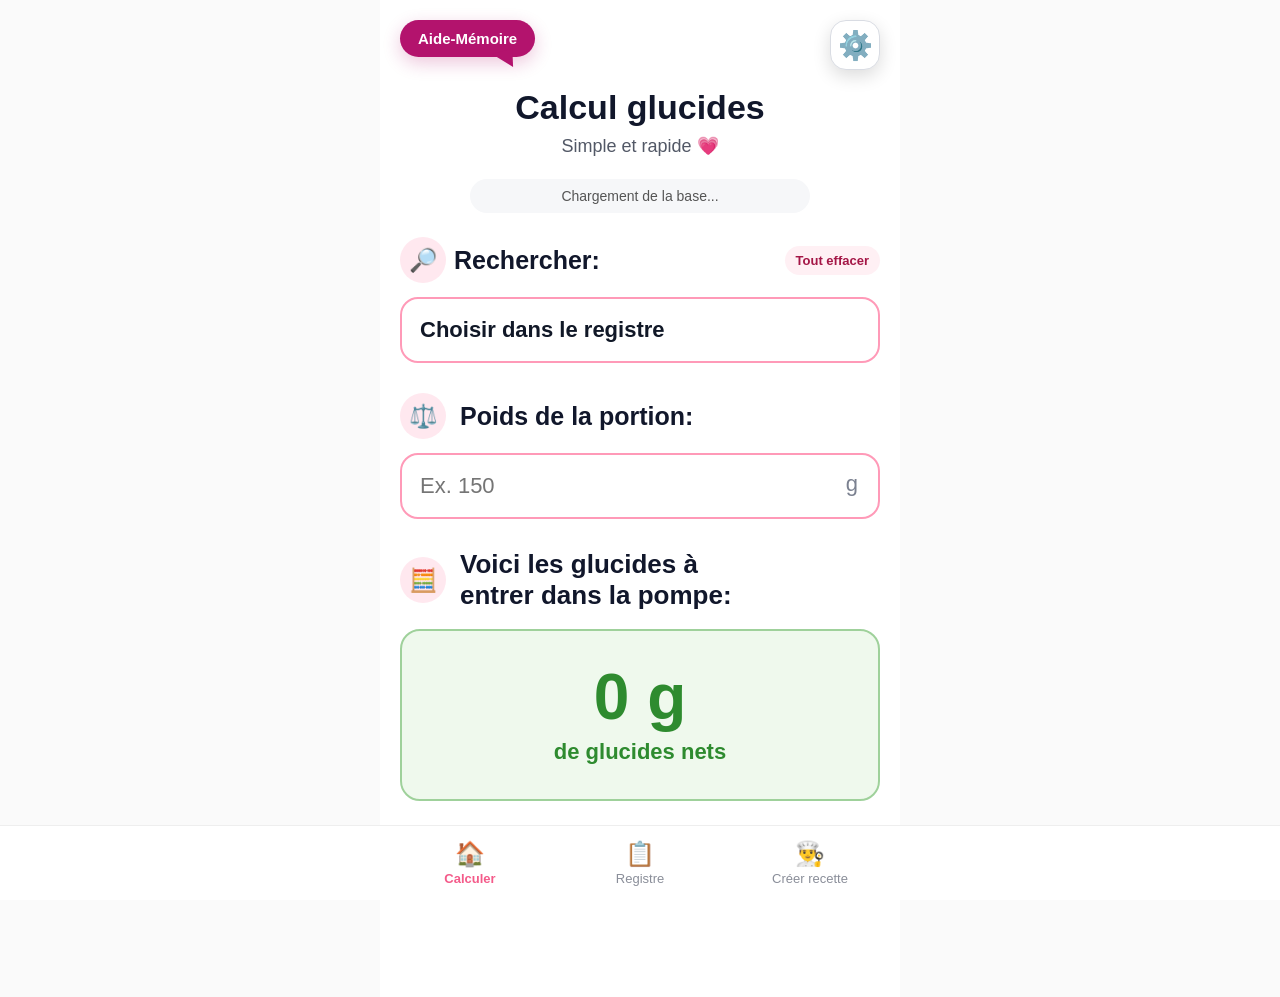
<file: index.html>
<!doctype html><html lang="fr"><head><meta charset="utf-8"><meta name="viewport" content="width=device-width,initial-scale=1,viewport-fit=cover"><meta name="theme-color" content="#f45b8a"><title>Calcul glucides DT1</title><link rel="manifest" href="manifest.json"><link rel="apple-touch-icon" sizes="180x180" href="apple-touch-icon.png"><link rel="stylesheet" href="style.css"></head><body><main class="app">
<div class="top-actions"><button id="helpTopBtn" class="help-bubble" type="button">Aide-Mémoire</button><button id="adminTopBtn" class="top-gear" type="button">⚙️</button></div>
<section id="screen-calc" class="screen active"><header class="top"><h1>Calcul glucides</h1><p>Simple et rapide 💗</p></header><div id="syncStatus" class="sync-status">Chargement de la base...</div><div class="field-block search-block"><div class="label-row"><span class="icon">🔎</span><label for="itemSearch">Rechercher:</label><button id="clearCalcSelectionBtn" class="clear-selection-btn" type="button">Tout effacer</button></div><input id="itemSearch" autocomplete="off" placeholder="Ex. farine blanche, banane..." readonly><div id="suggestions" class="suggestions hidden"></div></div><div id="recipePreview" class="preview hidden"><img id="previewImg" alt=""><div><strong id="previewName"></strong><small id="previewCarbs"></small><span id="previewCategory" class="pill"></span><span id="previewSource" class="pill source-pill"></span><div id="previewPortionStat" class="preview-portion-stat hidden"><small>Glucides / portion</small><strong id="previewCarbsPerPortion">0 g</strong></div><button id="favoriteToggle" class="favorite-toggle" type="button">☆ Ajouter aux favoris</button></div></div><div class="field-block"><div class="label-row"><span class="icon">⚖️</span><label for="portionWeight">Poids de la portion:</label></div><div class="input-unit"><input id="portionWeight" type="number" inputmode="decimal" min="0" step="1" placeholder="Ex. 150"><span>g</span></div></div><div class="result-label"><span class="icon">🧮</span><h2>Voici les glucides à<br>entrer dans la pompe:</h2></div><div class="result-card"><div id="carbResult" class="result-number">0 g</div><div class="result-sub">de glucides nets</div></div><div class="notice">ℹ️ Calcul indicatif. Résultat toujours arrondi à la baisse.</div></section>
<section id="screen-recipes" class="screen"><header class="top small"><h1>Registre</h1><p>Aliments et recettes</p></header><div class="filter-row"><button class="filter active" data-filter="Tous">Tous</button><button class="filter" data-filter="Aliment">Aliments</button><button class="filter" data-filter="Recette">Recettes</button><button class="filter" data-filter="Favoris">Favoris</button></div><div class="letter-filter-wrap"><label class="letter-label" for="letterFilter">Filtrer par lettre</label><select id="letterFilter" class="letter-filter"><option value="Tous">Toutes les lettres</option><option>A</option><option>B</option><option>C</option><option>D</option><option>E</option><option>F</option><option>G</option><option>H</option><option>I</option><option>J</option><option>K</option><option>L</option><option>M</option><option>N</option><option>O</option><option>P</option><option>Q</option><option>R</option><option>S</option><option>T</option><option>U</option><option>V</option><option>W</option><option>X</option><option>Y</option><option>Z</option></select></div><input id="searchRecipe" class="search" placeholder="Rechercher..."><div id="recipeList" class="list"></div></section>
<section id="screen-create" class="screen"><header class="top small"><h1>Créer recette</h1><p>Ajoute une recette maison ou un produit emballé</p></header><div class="create-mode-tabs"><button id="modeRecipeBtn" class="mode-tab active" type="button">Recette maison</button><button id="modeProductBtn" class="mode-tab" type="button">Produit emballé</button></div><div id="recipeModePanel"><div class="card"><h2>Informations</h2><label>Nom de la recette</label><input id="newRecipeName" placeholder="Ex. Muffins aux bleuets"><label>Poids final de la recette complète</label><div class="input-unit compact"><input id="finalRecipeWeight" type="number" inputmode="decimal" min="0" step="1" placeholder="Ex. 850"><span>g</span></div><small id="finalWeightAutoHint" class="field-hint">Calculé automatiquement selon le poids des ingrédients. Tu peux le modifier au besoin.</small><label>Nombre de portions (optionnel)</label><input id="recipePortionCount" type="number" inputmode="decimal" min="0" step="0.1" placeholder="Ex. 8"><label>Photo de la recette</label><input id="createdRecipePhoto" type="file" accept="image/*"><img id="createdRecipePhotoPreview" class="photo-preview hidden" alt=""></div><div class="card"><h2>Ajouter un ingrédient</h2><label>Rechercher un aliment</label><div class="ingredient-search-block"><input id="ingredientSearch" autocomplete="off" placeholder="Ex. farine, bleuets, lait..."><div id="ingredientSuggestions" class="suggestions hidden"></div></div><div id="selectedIngredientBox" class="selected-ingredient hidden"><strong id="selectedIngredientName"></strong><small id="selectedIngredientCarbs"></small></div><label>Quantité</label><input id="ingredientQty" type="number" inputmode="decimal" min="0" step="0.1" placeholder="Ex. 200"><label>Unité</label><select id="ingredientUnit"><option value="g">grammes (g)</option><option value="ml">millilitres (ml)</option><option value="tasse">tasse (≈ 250 g/ml)</option><option value="demi-tasse">1/2 tasse (≈ 125 g/ml)</option><option value="c-soupe">c. à soupe (≈ 15 g/ml)</option><option value="c-the">c. à thé (≈ 5 g/ml)</option></select><button id="addIngredientBtn" class="secondary">+ Ajouter l’ingrédient</button><div class="notice mini">Pour plus de précision, utilise le poids en grammes lorsque possible. Les tasses/cuillères sont approximatives.</div></div><div class="card"><h2>Ingrédients de la recette</h2><div id="ingredientList" class="ingredient-list"></div></div><div class="recipe-result-card"><div><small>Glucides totaux</small><strong id="recipeTotalCarbs">0 g</strong></div><div><small>Glucides / 100 g</small><strong id="recipeCarbsPer100">0 g</strong></div><div id="recipePerPortionStat" class="hidden"><small>Glucides / portion</small><strong id="recipeCarbsPerPortion">0 g</strong></div></div><button id="saveCreatedRecipeBtn" class="primary">Enregistrer dans le registre</button><button id="clearCreatedRecipeBtn" class="secondary">Effacer cette recette</button></div><div id="productModePanel" class="hidden"><div class="card"><div class="product-title-row"><h2>Produit emballé</h2><button id="nutritionHelpBtn" class="nutrition-help-btn" type="button" aria-label="Aide valeurs nutritives">?</button></div><label>Nom du produit</label><input id="productName" placeholder="Ex. Céréales Cheerios"><label>Photo du produit</label><input id="productPhoto" type="file" accept="image/*"><img id="productPhotoPreview" class="photo-preview hidden" alt=""><label>Glucides indiqués sur l’étiquette</label><input id="productCarbs" type="number" inputmode="decimal" min="0" step="0.1" placeholder="Ex. 29"><label>Fibres</label><input id="productFiber" type="number" inputmode="decimal" min="0" step="0.1" placeholder="Ex. 4"><div class="product-serving-box">
          <div class="nutrition-label-heading">Sur l’étiquette des valeurs nutritives</div><label>Pour une portion</label>
          <div class="serving-grid">
            <div>
              <label class="mini-label" for="productServingQty">Quantité</label>
              <input id="productServingQty" type="number" inputmode="decimal" min="0" step="0.1" placeholder="Ex. 1">
            </div>
            <div>
              <label class="mini-label" for="productServingUnit">Unité</label>
              <select id="productServingUnit">
                <option value="g">g</option>
                <option value="ml">mL</option>
                <option value="tasse">tasse</option>
                <option value="demi-tasse">1/2 tasse</option>
                <option value="quart-tasse">1/4 tasse</option>
                <option value="c-soupe">c. à soupe</option>
                <option value="c-the">c. à thé</option>
              </select>
            </div>
          </div>
          <label class="mini-label" for="productServingGrams">Équivalent en grammes</label>
          <div class="input-unit compact">
            <input id="productServingGrams" type="number" inputmode="decimal" min="0" step="0.1" placeholder="Ex. 39">
            <span>g</span>
          </div>
          <input id="productServing" type="hidden">
          <div class="notice mini">Ajuste l’équivalent en grammes selon ce qui est écrit sur l’étiquette.</div>
        </div></div><div class="recipe-result-card"><div><small>Glucides nets</small><strong id="productNetCarbs">0 g</strong></div><div><small>Glucides / 100 g</small><strong id="productCarbsPer100">0 g</strong></div></div><button id="saveProductBtn" class="primary">Enregistrer dans le registre</button><button id="clearProductBtn" class="secondary">Effacer ce produit</button></div></section>
<section id="screen-help" class="screen"><header class="top small"><h1>Aide-mémoire</h1><p>Qu’est-ce qui fait monter la glycémie?</p></header><div class="help-card"><img src="assets/aide-memoire-diabetes.jpeg" alt="Aide-mémoire diabète"></div></section>
<section id="screen-admin" class="screen"><header class="top small"><h1>Paramètres</h1><p id="adminStatus">Mode protégé</p></header><div id="lockedPanel" class="card"><h2>Accès administrateur</h2><p>Entre le code administrateur pour modifier ou supprimer des éléments familiaux.</p><input id="adminPin" type="password" inputmode="numeric" placeholder="Code administrateur"><button id="unlockBtn" class="primary">Déverrouiller</button><div id="publicUpdatePanel" class="update-card-inline"><div>Version installée : <strong id="appVersionLabel">2.7.0</strong></div><div id="updateStatusText">Vérification des mises à jour disponible.</div><button id="checkUpdateBtn" class="secondary" type="button">Vérifier les mises à jour</button><button id="updateNowBtn" class="primary hidden" type="button">Mettre à jour l’application</button></div></div><div id="adminPanel" class="hidden"><div class="card"><h2>Base centrale</h2><p>La base commune est chargée depuis <strong>database.json</strong> sur GitHub.</p><button id="forceSyncBtn" class="secondary">Recharger la base centrale</button></div><div class="card"><h2>Sauvegarde locale</h2><button id="exportBtn" class="secondary">Exporter mes éléments familiaux</button><label class="import-label" for="importFile">Importer des éléments familiaux</label><input id="importFile" type="file" accept="application/json,.json"></div><div class="card"><h2>Code administrateur</h2><input id="newPin" type="password" inputmode="numeric" placeholder="Nouveau code"><button id="changePinBtn" class="secondary">Changer le code</button></div><div class="card"><h2>Verrouillage</h2><button id="lockBtn" class="secondary">Verrouiller les paramètres</button></div></div></section>
<section id="screen-detail" class="screen"><header class="top small"><h1 id="detailTitle">Détail</h1><p>Fiche de l’aliment ou de la recette</p></header><div class="card detail-card"><img id="detailPhoto" class="detail-photo hidden" alt=""><h2 id="detailName"></h2><span id="detailCategory" class="pill"></span><span id="detailSource" class="pill source-pill"></span><div class="detail-stats"><div><small>Glucides / 100 g</small><strong id="detailCarbsPer100">0 g</strong></div><div><small>Glucides totaux</small><strong id="detailTotalCarbs">—</strong></div><div id="detailPerPortionStat" class="hidden"><small>Glucides / portion</small><strong id="detailCarbsPerPortion">—</strong></div></div><div id="detailIngredientsBlock" class="hidden"><h3>Détails</h3><div id="detailIngredientsList" class="detail-ingredients"></div></div><button id="detailUseBtn" class="primary">Utiliser dans le calculateur</button><button id="detailEditBtn" class="secondary hidden">Modifier cette recette</button><button id="detailBackBtn" class="secondary">Retour au registre</button></div></section>
<nav class="tabs"><button data-tab="calc" class="active">🏠<span>Calculer</span></button><button data-tab="recipes">📋<span>Registre</span></button><button data-tab="create">👨‍🍳<span>Créer recette</span></button></nav></main><script src="script.js"></script>
  <div id="nutritionHelpModal" class="modal hidden">
    <div class="modal-content nutrition-modal-content image-only-help">
      <button id="closeNutritionHelpBtn" class="modal-close" type="button" aria-label="Fermer">×</button>
      <img src="assets/aide-valeurs-nutritives.png" alt="Aide pour lire une étiquette de valeurs nutritives" class="nutrition-help-img full-help-image">
    </div>
  </div>

</body></html>
</file>
<file: style.css>
:root{--pink:#f45b8a;--pink2:#ffe8ef;--dark:#11172b;--muted:#7b8190;--green:#2e8b2f;--greenBg:#eff9ed}*{box-sizing:border-box}html,body{margin:0;font-family:-apple-system,BlinkMacSystemFont,"Segoe UI",Roboto,Arial,sans-serif;background:#fff;color:var(--dark)}.app{max-width:520px;margin:0 auto;padding:12px 20px 110px}.screen{display:none}.screen.active{display:block}.hidden{display:none!important}.top{text-align:center;margin:18px 0 22px}.top.small{margin-bottom:18px}h1{font-size:34px;margin:0;font-weight:800}.top p{font-size:18px;margin:8px 0 0;color:#525866}.top-actions{position:sticky;top:0;z-index:30;display:flex;justify-content:space-between;align-items:flex-start;padding:8px 0 0;pointer-events:none}.help-bubble{pointer-events:auto;position:relative;border:0;background:#b3136d;color:#fff;font-weight:900;font-size:15px;padding:10px 18px;border-radius:999px;box-shadow:0 6px 18px rgba(179,19,109,.24)}.help-bubble:after{content:"";position:absolute;right:20px;bottom:-12px;border-left:17px solid transparent;border-right:4px solid transparent;border-top:18px solid #b3136d;transform:rotate(-15deg)}.top-gear{pointer-events:auto;width:50px;height:50px;border-radius:16px;border:1px solid #d9dce3;background:#fff;box-shadow:0 6px 18px rgba(0,0,0,.14);font-size:28px}.sync-status{text-align:center;background:#f6f7f9;color:#555;border-radius:999px;padding:9px 14px;font-size:14px;margin:0 auto 24px;max-width:340px}.field-block{margin:0 0 30px}.search-block,.ingredient-search-block{position:relative}.label-row,.result-label{display:flex;align-items:center;gap:14px;margin-bottom:14px}.icon{width:46px;height:46px;border-radius:50%;display:inline-flex;align-items:center;justify-content:center;background:var(--pink2);font-size:23px;flex:0 0 46px}label,.label-row label{font-size:25px;font-weight:800}select,input{width:100%;border:2px solid #ff9ab8;border-radius:18px;padding:18px;font-size:22px;background:#fff;color:var(--dark);outline:none}.card input,.card select{font-size:18px;border-color:#e6e8ee;border-radius:13px;padding:14px}.input-unit{position:relative}.input-unit input{padding-right:60px}.input-unit span{position:absolute;right:22px;top:18px;font-size:22px;color:var(--muted)}.input-unit.compact span{top:14px}.suggestions{position:absolute;left:0;right:0;top:100%;background:#fff;border:1px solid #eee;border-radius:18px;box-shadow:0 12px 35px rgba(0,0,0,.12);overflow:hidden;z-index:40;margin-top:6px}.suggestion{display:flex;gap:12px;align-items:center;width:100%;border:0;background:#fff;text-align:left;padding:12px 14px;border-bottom:1px solid #f0f0f0}.suggestion img{width:52px;height:44px;object-fit:cover;border-radius:10px}.suggestion strong{display:block;font-size:17px}.suggestion small{display:block;color:var(--muted);font-size:13px;margin-top:3px}.preview{display:flex;gap:14px;align-items:center;background:#fff;border:1px solid #eee;border-radius:18px;padding:12px;margin:-16px 0 24px}.preview img{width:80px;height:65px;object-fit:cover;border-radius:14px}.preview strong{display:block;font-size:18px}.preview small{display:block;color:var(--muted);margin-top:5px}.pill{display:inline-block;margin-top:6px;background:#f2f3f6;border-radius:999px;padding:4px 10px;font-size:12px;font-weight:800;color:#555;margin-right:4px}.source-pill{background:#fff0f4;color:#a41646}.favorite-toggle{display:inline-block;border:0;border-radius:999px;background:#fff0f4;color:#a41646;padding:7px 11px;font-size:13px;font-weight:850;margin-top:8px}.favorite-toggle.active{background:#ffe08a;color:#6b4b00}.result-label h2{font-size:26px;line-height:1.2;margin:0;font-weight:850}.result-card{border:2px solid #9fd19b;background:var(--greenBg);border-radius:20px;text-align:center;padding:34px 10px;margin:18px 0 28px}.result-number{font-size:64px;font-weight:900;color:var(--green);line-height:1}.result-sub{font-size:22px;color:var(--green);font-weight:700;margin-top:10px}.notice{background:#fff0f4;border-radius:16px;padding:18px 20px;font-size:16px;line-height:1.35;color:#20263a}.notice.mini{font-size:13px;margin-top:12px;padding:12px}.tabs{position:fixed;left:0;right:0;bottom:0;background:#fff;border-top:1px solid #eee;display:flex;justify-content:center;padding:8px 0 calc(8px + env(safe-area-inset-bottom));z-index:10}.tabs button{border:0;background:transparent;color:#8a8e99;font-size:24px;width:33%;max-width:170px;padding:6px 0}.tabs button span{display:block;font-size:13px;margin-top:3px}.tabs button.active{color:var(--pink);font-weight:700}.filter-row{display:flex;gap:8px;margin-bottom:14px}.filter{flex:1;border:0;border-radius:999px;padding:12px 8px;background:#f2f3f6;color:#555;font-size:14px;font-weight:800}.filter.active{background:var(--pink);color:#fff}.search{border-color:#eee;background:#f7f7f9;font-size:17px;margin-bottom:18px}.letter-filter-wrap{margin:0 0 14px}.letter-label{display:block;font-size:14px;font-weight:800;color:#555;margin:0 0 7px 4px}.letter-filter{border:1px solid #e6e8ee;background:#f7f7f9;border-radius:16px;padding:14px 16px;font-size:17px}.recipe-item{display:flex;gap:14px;align-items:center;padding:12px;border-bottom:1px solid #eee;background:#fff}.recipe-item img{width:82px;height:64px;object-fit:cover;border-radius:12px;background:#f1f1f1}.recipe-item .info{flex:1}.recipe-item strong{display:block;font-size:18px}.recipe-item small{color:var(--muted);display:block;margin-top:4px}.recipe-item button{border:0;border-radius:10px;padding:10px;background:#f3f4f6}.card{background:#fff;border:1px solid #eee;border-radius:18px;padding:18px;margin:18px 0;box-shadow:0 3px 20px rgba(0,0,0,.04)}.card h2{margin:0 0 12px;font-size:20px}.card p,.card small{color:#656b77;line-height:1.4}.card label{display:block;font-size:15px;font-weight:700;margin:14px 0 7px}button.primary,button.secondary{width:100%;border:0;border-radius:14px;padding:15px;margin-top:14px;font-size:17px;font-weight:800}.primary{background:var(--pink);color:#fff}.secondary{background:#f2f3f6;color:#333}.photo-preview{width:100%;max-height:220px;object-fit:cover;border-radius:16px;margin-top:10px;border:1px solid #eee}.help-card{background:#fff;border:1px solid #eee;border-radius:22px;padding:10px;box-shadow:0 4px 24px rgba(0,0,0,.08)}.help-card img{width:100%;height:auto;display:block;border-radius:16px}.create-mode-tabs{display:flex;gap:8px;margin:0 0 18px}.mode-tab{flex:1;border:0;border-radius:999px;padding:13px 10px;font-size:15px;font-weight:900;background:#f2f3f6;color:#555}.mode-tab.active{background:var(--pink);color:#fff}.selected-ingredient{margin-top:12px;padding:12px;border-radius:14px;background:#fff0f4}.selected-ingredient strong{display:block;font-size:17px}.ingredient-list,.detail-ingredients{display:flex;flex-direction:column;gap:10px}.ingredient-row,.detail-ingredient{border:1px solid #eee;border-radius:14px;padding:12px;background:#fff}.ingredient-row{display:flex;align-items:center;justify-content:space-between;gap:10px}.ingredient-row strong,.detail-ingredient strong{display:block;font-size:16px}.ingredient-row small,.detail-ingredient small{display:block;color:#666;margin-top:4px}.ingredient-row button{border:0;border-radius:10px;background:#ffd6df;color:#b31347;padding:8px 10px;font-weight:900}.recipe-result-card,.detail-stats{display:grid;grid-template-columns:1fr 1fr;gap:12px;margin:18px 0}.recipe-result-card div,.detail-stats div{background:#eff9ed;border:1px solid #9fd19b;border-radius:18px;padding:18px 12px;text-align:center}.recipe-result-card small,.detail-stats small{display:block;color:#397a35;font-weight:800;margin-bottom:6px}.recipe-result-card strong,.detail-stats strong{display:block;color:#2e8b2f;font-size:28px}.update-card-inline{margin-top:18px;padding:14px;border-radius:16px;background:#f7f7f9;color:#555;line-height:1.45}.detail-photo{width:100%;max-height:260px;object-fit:cover;border-radius:18px;margin-bottom:14px;border:1px solid #eee}.detail-card h2{margin:0 0 8px;font-size:24px}@media (min-width:700px){body{background:#fafafa}.app{background:#fff;min-height:100vh}}

/* === v2.7 complete : aide valeurs nutritives + portion flexible === */
.product-title-row{
  display:flex !important;
  align-items:center !important;
  gap:12px !important;
}
.product-title-row h2{ margin:0 !important; }
#nutritionHelpBtn.nutrition-help-btn{
  appearance:none !important;
  -webkit-appearance:none !important;
  width:40px !important;
  height:40px !important;
  min-width:40px !important;
  min-height:40px !important;
  padding:0 !important;
  border-radius:50% !important;
  border:3px solid #ff66df !important;
  background:#fff !important;
  color:#ff66df !important;
  font-size:27px !important;
  font-weight:900 !important;
  line-height:1 !important;
  display:inline-flex !important;
  align-items:center !important;
  justify-content:center !important;
  box-shadow:none !important;
  cursor:pointer !important;
}
#nutritionHelpBtn:active{ transform:scale(.96); }
.product-serving-box{
  border:1px solid #ffd2e0;
  background:#fff8fb;
  border-radius:18px;
  padding:14px;
  margin-top:12px;
}
.serving-grid{
  display:grid;
  grid-template-columns:1fr 1.35fr;
  gap:10px;
  margin-bottom:12px;
}
.mini-label{
  display:block;
  font-size:13px;
  font-weight:850;
  color:#111827;
  margin:0 0 6px;
}
.product-serving-box select{
  width:100%;
  border:1px solid #e6e8ee;
  background:#fff;
  border-radius:13px;
  padding:14px;
  font-size:16px;
}
.notice.mini{
  font-size:13px;
  margin-top:12px;
  padding:12px;
}
.modal{
  position:fixed;
  inset:0;
  background:rgba(0,0,0,.50);
  z-index:1000;
  display:flex;
  align-items:center;
  justify-content:center;
  padding:14px;
}
.modal.hidden{ display:none!important; }
.modal-content.nutrition-modal-content{
  position:relative;
  background:#fff;
  border-radius:22px;
  padding:0;
  width:min(94vw, 560px);
  max-height:92vh;
  overflow:auto;
  box-shadow:0 18px 60px rgba(0,0,0,.28);
}
.modal-close{
  position:absolute;
  right:10px;
  top:10px;
  z-index:2;
  width:38px;
  height:38px;
  border:0;
  border-radius:50%;
  background:rgba(255,255,255,.95);
  color:#6b7280;
  font-size:30px;
  font-weight:700;
  line-height:1;
  display:flex;
  align-items:center;
  justify-content:center;
  box-shadow:0 4px 14px rgba(0,0,0,.18);
}
.nutrition-help-img.full-help-image{
  display:block;
  width:100%;
  height:auto;
  border-radius:22px;
  margin:0;
}

/* === v2.8 : Calculateur simplifié et version stabilisée === */
.search-block .label-row{display:flex;align-items:center;gap:8px;}
.search-block .label-row label{flex:1;}
.clear-selection-btn{margin-left:auto;border:0;background:#fff0f4;color:#a41646;border-radius:999px;padding:7px 11px;font-size:13px;font-weight:850;}
#itemSearch[readonly]{cursor:pointer;background:#fff;color:#111827;font-weight:850;}
#itemSearch[readonly]::placeholder{color:#111827;opacity:1;}
.version-panel{margin-top:16px;padding:14px;border-radius:16px;background:#f7f7f9;color:#555;line-height:1.45;}
.version-panel strong{color:#111827;}
.version-status-ok{color:#2e8b2f;font-weight:900;}
.version-status-new{color:#b7791f;font-weight:900;}

/* === v2.9 : bouton + dans le registre et unités simplifiées === */
.add-to-calculator-btn{
  border:2px solid #ff66df!important;
  background:#fff!important;
  color:#ff66df!important;
  border-radius:0!important;
  width:42px!important;
  height:42px!important;
  min-width:42px!important;
  padding:0!important;
  font-size:32px!important;
  font-weight:900!important;
  line-height:36px!important;
  display:inline-flex!important;
  align-items:center!important;
  justify-content:center!important;
  margin-right:8px!important;
}
.selection-toast{
  position:fixed;
  left:50%;
  top:72px;
  transform:translateX(-50%);
  background:#fff;
  border:1px solid #eee;
  border-radius:16px;
  padding:13px 18px;
  box-shadow:0 10px 30px rgba(0,0,0,.18);
  z-index:2000;
  font-weight:900;
  color:#111827;
  max-width:88vw;
  text-align:center;
}


/* === v3.1 === */
.common-measures{width:100%;margin-top:10px;padding-top:8px;border-top:1px solid #f1f1f1}
.common-measures small{display:block;font-weight:800;color:#5f6574;margin-bottom:6px}
.common-measures div{display:flex;flex-wrap:wrap;gap:8px}
.common-measures button{border:1px solid #f4a4bf;background:#fff4f8;color:#bf0f70;border-radius:999px;padding:8px 11px;font-weight:800;font-size:.88rem}
.edit-modal-content{max-width:540px;width:min(92vw,540px)}
.edit-modal-content label{display:block;margin-top:10px;font-weight:800;color:#171b31}
.edit-modal-content input,.edit-modal-content textarea,.edit-modal-content select{width:100%;box-sizing:border-box;border:1px solid #ddd;border-radius:14px;padding:11px;margin-top:5px;font-size:1rem}
.edit-modal-content textarea{font-family:inherit;resize:vertical}

/* === v3.2.0 : portions de recette et précisions d'étiquette === */
.field-hint{display:block;color:#7b8190;font-size:12px;line-height:1.35;margin:7px 2px 2px}.nutrition-label-heading{font-size:14px;font-weight:900;color:#a41646;margin:0 0 8px;padding:0}.recipe-result-card,.detail-stats{grid-template-columns:repeat(auto-fit,minmax(120px,1fr))}.preview-portion-stat{display:inline-flex;flex-direction:column;vertical-align:middle;margin-top:8px;margin-right:5px;padding:7px 10px;border:1px solid #9fd19b;border-radius:12px;background:#eff9ed}.preview-portion-stat small{margin:0;color:#397a35;font-size:11px;font-weight:800}.preview-portion-stat strong{font-size:17px;color:#2e8b2f;margin-top:2px}.product-serving-box .nutrition-label-heading{margin-bottom:2px}
</file>
